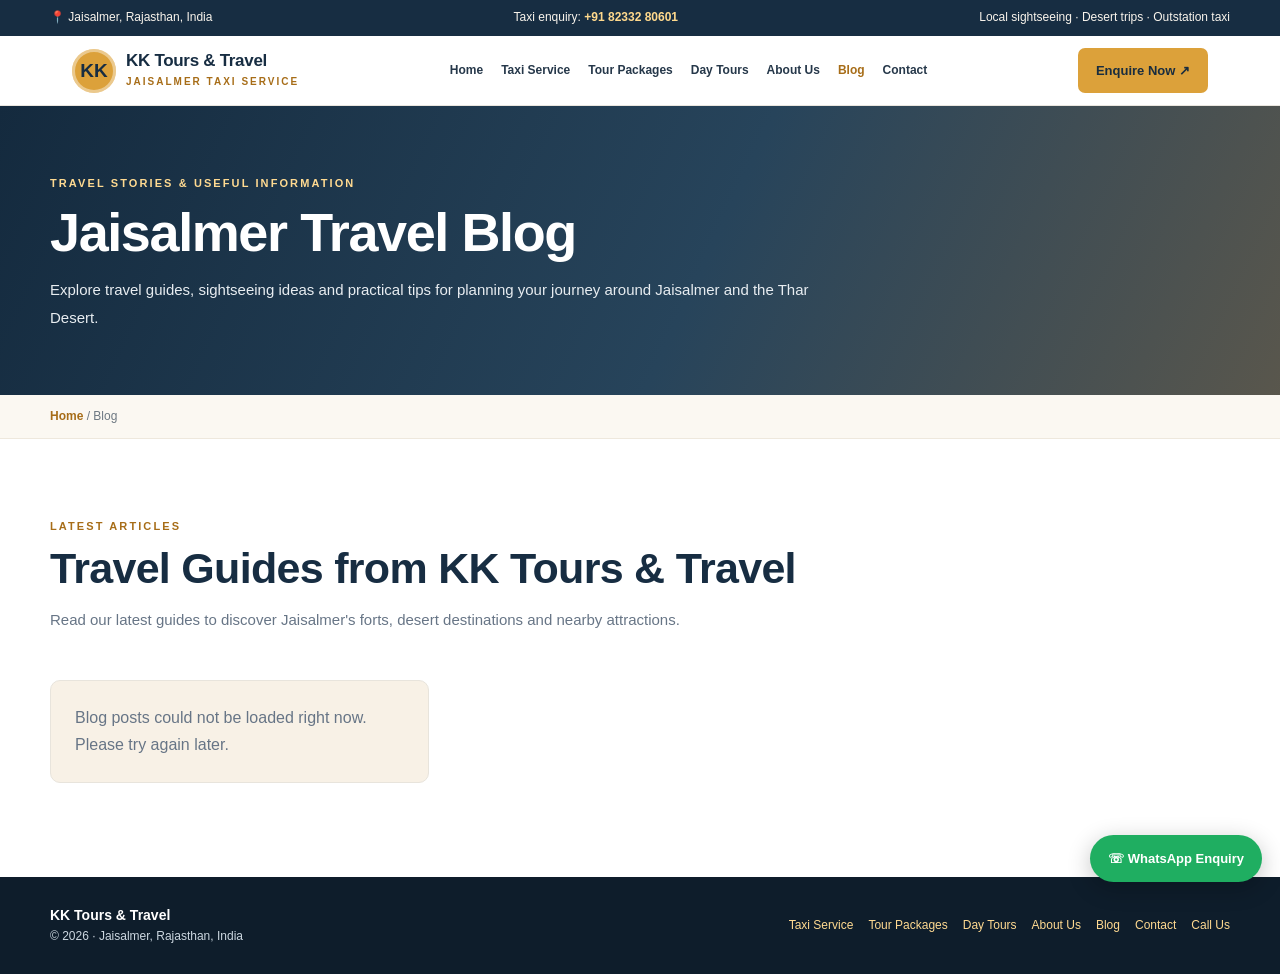
<file: blog/index.html>
<!DOCTYPE html>
<html lang="en-IN">
<head>
<meta charset="UTF-8"><meta name="viewport" content="width=device-width, initial-scale=1">
<title>Jaisalmer Travel Blog | KK Tours &amp; Travel</title>
<meta name="description" content="Travel guides and helpful tips for exploring Jaisalmer, Sam Sand Dunes, Tanot Mata Temple, Longewala and Rajasthan with KK Tours & Travel.">
<link rel="canonical" href="https://kktourstravel.in/blog/">
<link rel="stylesheet" href="../assets/site.css">
<style>
.blog-list{display:grid;grid-template-columns:repeat(3,minmax(0,1fr));gap:22px;margin-top:30px}.blog-card{overflow:hidden;border:1px solid var(--line);border-radius:11px;background:#fff;box-shadow:0 6px 22px rgba(23,45,66,.045)}.blog-card img{width:100%;height:215px;object-fit:cover;display:block;background:var(--sand)}.blog-card-body{padding:20px}.blog-card h2{font-size:21px;margin:8px 0}.blog-card p{font-size:13px;color:var(--muted);line-height:1.7}.blog-meta{font-size:11px;color:var(--gold-dark);font-weight:800}.empty-state{padding:24px;border:1px solid var(--line);border-radius:10px;background:var(--sand);color:var(--muted)}@media(max-width:800px){.blog-list{grid-template-columns:repeat(2,minmax(0,1fr))}}@media(max-width:540px){.blog-list{grid-template-columns:1fr}}
</style>
</head>
<body>
<div class="topbar"><div class="topbar-inner"><span>📍 Jaisalmer, Rajasthan, India</span><span>Taxi enquiry: <a href="tel:+918233280601">+91 82332 80601</a></span><span>Local sightseeing · Desert trips · Outstation taxi</span></div></div>
<header class="site-header"><div class="nav-wrap">
<a class="brand" href="../index.html" aria-label="KK Tours and Travel home"><span class="brand-mark">KK</span><span><span class="brand-name">KK Tours &amp; Travel</span><span class="brand-sub">JAISALMER TAXI SERVICE</span></span></a>
<button class="menu-toggle" type="button" id="menuToggle" aria-label="Open navigation menu" aria-expanded="false" aria-controls="mainNav">☰</button>
<nav class="main-nav" id="mainNav" aria-label="Main navigation"><a href="../index.html">Home</a><a href="../taxi-service.html">Taxi Service</a><a href="../tour-packages.html">Tour Packages</a><a href="../day-tours.html">Day Tours</a><a href="../about-us.html">About Us</a><a href="./" class="active-nav" aria-current="page">Blog</a><a href="../contact.html">Contact</a></nav>
<a class="btn btn-gold nav-cta" href="../contact.html">Enquire Now ↗</a>
</div></header>
<div class="page-banner"><div class="wrap"><div class="eyebrow">Travel stories & useful information</div><h1>Jaisalmer Travel Blog</h1><p>Explore travel guides, sightseeing ideas and practical tips for planning your journey around Jaisalmer and the Thar Desert.</p></div></div>
<div class="breadcrumb"><div class="wrap"><a href="../index.html">Home</a> / Blog</div></div>
<main><section><div class="wrap"><div class="eyebrow">Latest articles</div><h2>Travel Guides from KK Tours &amp; Travel</h2><p class="intro">Read our latest guides to discover Jaisalmer's forts, desert destinations and nearby attractions.</p><div id="blogList" class="blog-list"><p class="empty-state">Loading blog posts…</p></div></div></section></main>
<footer><div class="footer-inner"><div><span class="footer-brand">KK Tours &amp; Travel</span><br>© <span id="year"></span> · Jaisalmer, Rajasthan, India</div><div class="footer-links"><a href="../taxi-service.html">Taxi Service</a><a href="../tour-packages.html">Tour Packages</a><a href="../day-tours.html">Day Tours</a><a href="../about-us.html">About Us</a><a href="./">Blog</a><a href="../contact.html">Contact</a><a href="tel:+918233280601">Call Us</a></div></div></footer>
<a class="whatsapp-float" href="https://wa.me/918233280601?text=Hello%20KK%20Tours%20%26%20Travel%2C%20I%20would%20like%20to%20enquire%20about%20a%20taxi%20in%20Jaisalmer." target="_blank" rel="noopener noreferrer">☏ WhatsApp Enquiry</a>
<script src="../assets/site.js" defer></script>
<script>
document.getElementById('year').textContent=new Date().getFullYear();
const list=document.getElementById('blogList');
function parsePost(raw){const m=raw.match(/^---\s*([\s\S]*?)\s*---\s*([\s\S]*)$/);if(!m)return null;const fm=m[1];const get=k=>{const x=fm.match(new RegExp('^'+k+':\\\s*(.*)$','m'));return x?x[1].replace(/^["']|["']$/g,'').trim():''};return {title:get('title'),slug:get('slug'),date:get('date'),description:get('description'),image:get('image'),alt:get('image_alt'),draft:get('draft')==='true'};}
fetch('https://api.github.com/repos/gemar006/kk-tours-travel/contents/blog?ref=main').then(r=>{if(!r.ok)throw new Error('Could not load posts');return r.json()}).then(async files=>{const posts=await Promise.all(files.filter(f=>f.name.endsWith('.md')).map(async f=>{const r=await fetch(f.download_url);return {file:f.name,post:parsePost(await r.text())}}));const published=posts.filter(x=>x.post&&x.post.title&&!x.post.draft).sort((a,b)=>b.file.localeCompare(a.file));if(!published.length){list.innerHTML='<p class="empty-state">Our first travel guides are coming soon. Please check back shortly.</p>';return;}list.innerHTML=published.map(({file,post:p})=>'<article class="blog-card">'+(p.image?'<img src="'+p.image.replace(/&/g,'&amp;').replace(/"/g,'&quot;')+'" alt="'+(p.alt||p.title).replace(/"/g,'&quot;')+'" loading="lazy">':'')+'<div class="blog-card-body"><div class="blog-meta">'+(p.date||'Jaisalmer Travel')+'</div><h2><a href="post.html?post='+encodeURIComponent(file)+'">'+p.title.replace(/</g,'&lt;')+'</a></h2><p>'+p.description.replace(/</g,'&lt;')+'</p><a class="text-link" href="post.html?post='+encodeURIComponent(file)+'">Read More →</a></div></article>').join('');}).catch(()=>{list.innerHTML='<p class="empty-state">Blog posts could not be loaded right now. Please try again later.</p>';});
</script>
</body></html>
</file>
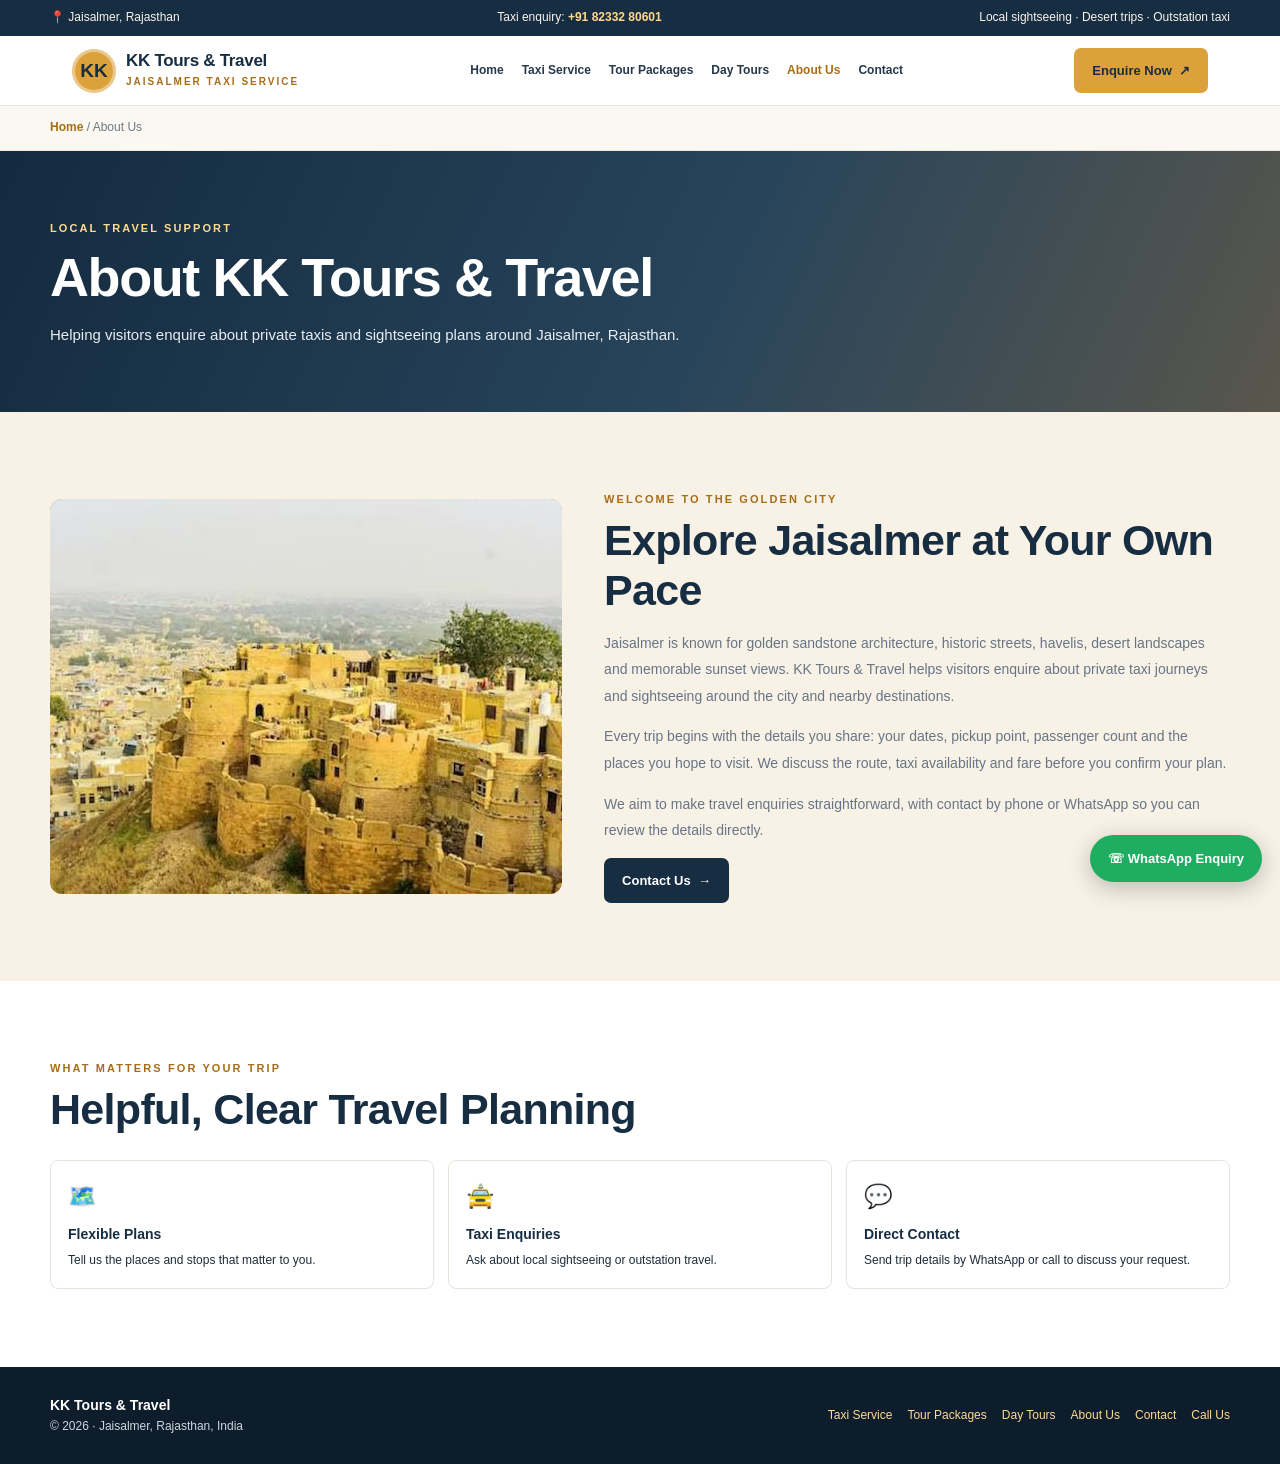
<file: about-us.html>
<!DOCTYPE html><html lang="en-IN"><head>
<meta charset="UTF-8"><meta name="viewport" content="width=device-width, initial-scale=1"><meta name="description" content="Learn about KK Tours &amp; Travel and enquire about private taxis and sightseeing trips around Jaisalmer, Rajasthan."><meta name="robots" content="index,follow,max-image-preview:large"><meta name="theme-color" content="#172d42"><title>About KK Tours &amp; Travel | Jaisalmer</title><link rel="canonical" href="https://kktourstravel.in/about-us.html"><meta property="og:type" content="website"><meta property="og:title" content="About KK Tours &amp; Travel | Jaisalmer"><meta property="og:description" content="Learn about KK Tours &amp; Travel and enquire about private taxis and sightseeing trips around Jaisalmer, Rajasthan."><meta property="og:url" content="https://kktourstravel.in/about-us.html"><meta property="og:image" content="https://kktourstravel.in/images/jaisalmer-fort.jpg"><meta name="twitter:card" content="summary_large_image"><link rel="stylesheet" href="assets/site.css">
<!-- Google Ads tag: existing ID retained --> <script async src="https://www.googletagmanager.com/gtag/js?id=AW-18532461887"></script><script>window.dataLayer=window.dataLayer||[];function gtag(){dataLayer.push(arguments);}gtag('js',new Date());gtag('config','AW-18532461887');</script>
</head><body><div class="topbar"><div class="topbar-inner"><span>📍 Jaisalmer, Rajasthan</span><span>Taxi enquiry: <a href="tel:+918233280601" onclick="return gtag_report_conversion('tel:+918233280601');">+91 82332 80601</a></span><span>Local sightseeing · Desert trips · Outstation taxi</span></div></div>
<header class="site-header"><div class="nav-wrap"><a class="brand" href="index.html" aria-label="KK Tours and Travel home"><span class="brand-mark" aria-hidden="true">KK</span><span><span class="brand-name">KK Tours &amp; Travel</span><span class="brand-sub">JAISALMER TAXI SERVICE</span></span></a><button class="menu-toggle" type="button" id="menuToggle" aria-label="Open navigation menu" aria-expanded="false" aria-controls="mainNav">☰</button><nav class="main-nav" id="mainNav" aria-label="Main navigation"><a href="index.html">Home</a><a href="taxi-service.html">Taxi Service</a><a href="tour-packages.html">Tour Packages</a><a href="day-tours.html">Day Tours</a><a href="about-us.html" class="active-nav" aria-current="page">About Us</a><a href="contact.html">Contact</a></nav><a class="btn btn-gold nav-cta" href="contact.html">Enquire Now&nbsp; ↗</a></div></header><main><div class="breadcrumb"><div class="wrap"><a href="index.html">Home</a> / About Us</div></div><section class="page-banner"><div class="wrap"><div class="eyebrow">Local travel support</div><h1>About KK Tours &amp; Travel</h1><p>Helping visitors enquire about private taxis and sightseeing plans around Jaisalmer, Rajasthan.</p></div></section><section class="sand-section"><div class="wrap"><div class="about-grid"><div><div class="image-frame about-frame"><img class="about-image" src="images/jaisalmer-fort-card.jpg" alt="Jaisalmer Fort in the Golden City" loading="lazy" onerror="this.style.display='none';this.parentElement.querySelector('.image-fallback').style.display='grid';"><div class="image-fallback"><div class="fallback-inner"><span class="fallback-icon" aria-hidden="true">🏰</span><strong>Jaisalmer Fort</strong><small>Jaisalmer · Rajasthan</small></div></div></div></div><div class="about-copy"><div class="eyebrow">Welcome to the Golden City</div><h2>Explore Jaisalmer at Your Own Pace</h2><p>Jaisalmer is known for golden sandstone architecture, historic streets, havelis, desert landscapes and memorable sunset views. KK Tours &amp; Travel helps visitors enquire about private taxi journeys and sightseeing around the city and nearby destinations.</p><p>Every trip begins with the details you share: your dates, pickup point, passenger count and the places you hope to visit. We discuss the route, taxi availability and fare before you confirm your plan.</p><p>We aim to make travel enquiries straightforward, with contact by phone or WhatsApp so you can review the details directly.</p><a class="btn btn-navy" href="contact.html">Contact Us&nbsp; →</a></div></div></div></section><section><div class="wrap"><div class="eyebrow">What matters for your trip</div><h2>Helpful, Clear Travel Planning</h2><div class="benefit-grid"><article class="benefit"><div class="symbol">🗺️</div><h3>Flexible Plans</h3><p>Tell us the places and stops that matter to you.</p></article><article class="benefit"><div class="symbol">🚖</div><h3>Taxi Enquiries</h3><p>Ask about local sightseeing or outstation travel.</p></article><article class="benefit"><div class="symbol">💬</div><h3>Direct Contact</h3><p>Send trip details by WhatsApp or call to discuss your request.</p></article></div></div></section></main><footer><div class="footer-inner"><div><span class="footer-brand">KK Tours &amp; Travel</span><br>© <span id="year"></span> · Jaisalmer, Rajasthan, India</div><div class="footer-links"><a href="taxi-service.html">Taxi Service</a><a href="tour-packages.html">Tour Packages</a><a href="day-tours.html">Day Tours</a><a href="about-us.html">About Us</a><a href="contact.html">Contact</a><a href="tel:+918233280601" onclick="return gtag_report_conversion('tel:+918233280601');">Call Us</a></div></div></footer><a class="whatsapp-float" href="https://wa.me/918233280601?text=Hello%20KK%20Tours%20%26%20Travel%2C%20I%20would%20like%20to%20enquire%20about%20a%20taxi%20in%20Jaisalmer." target="_blank" rel="noopener" aria-label="Enquire by WhatsApp">☏ WhatsApp Enquiry</a><script src="assets/site.js" defer></script></body></html>
</file>
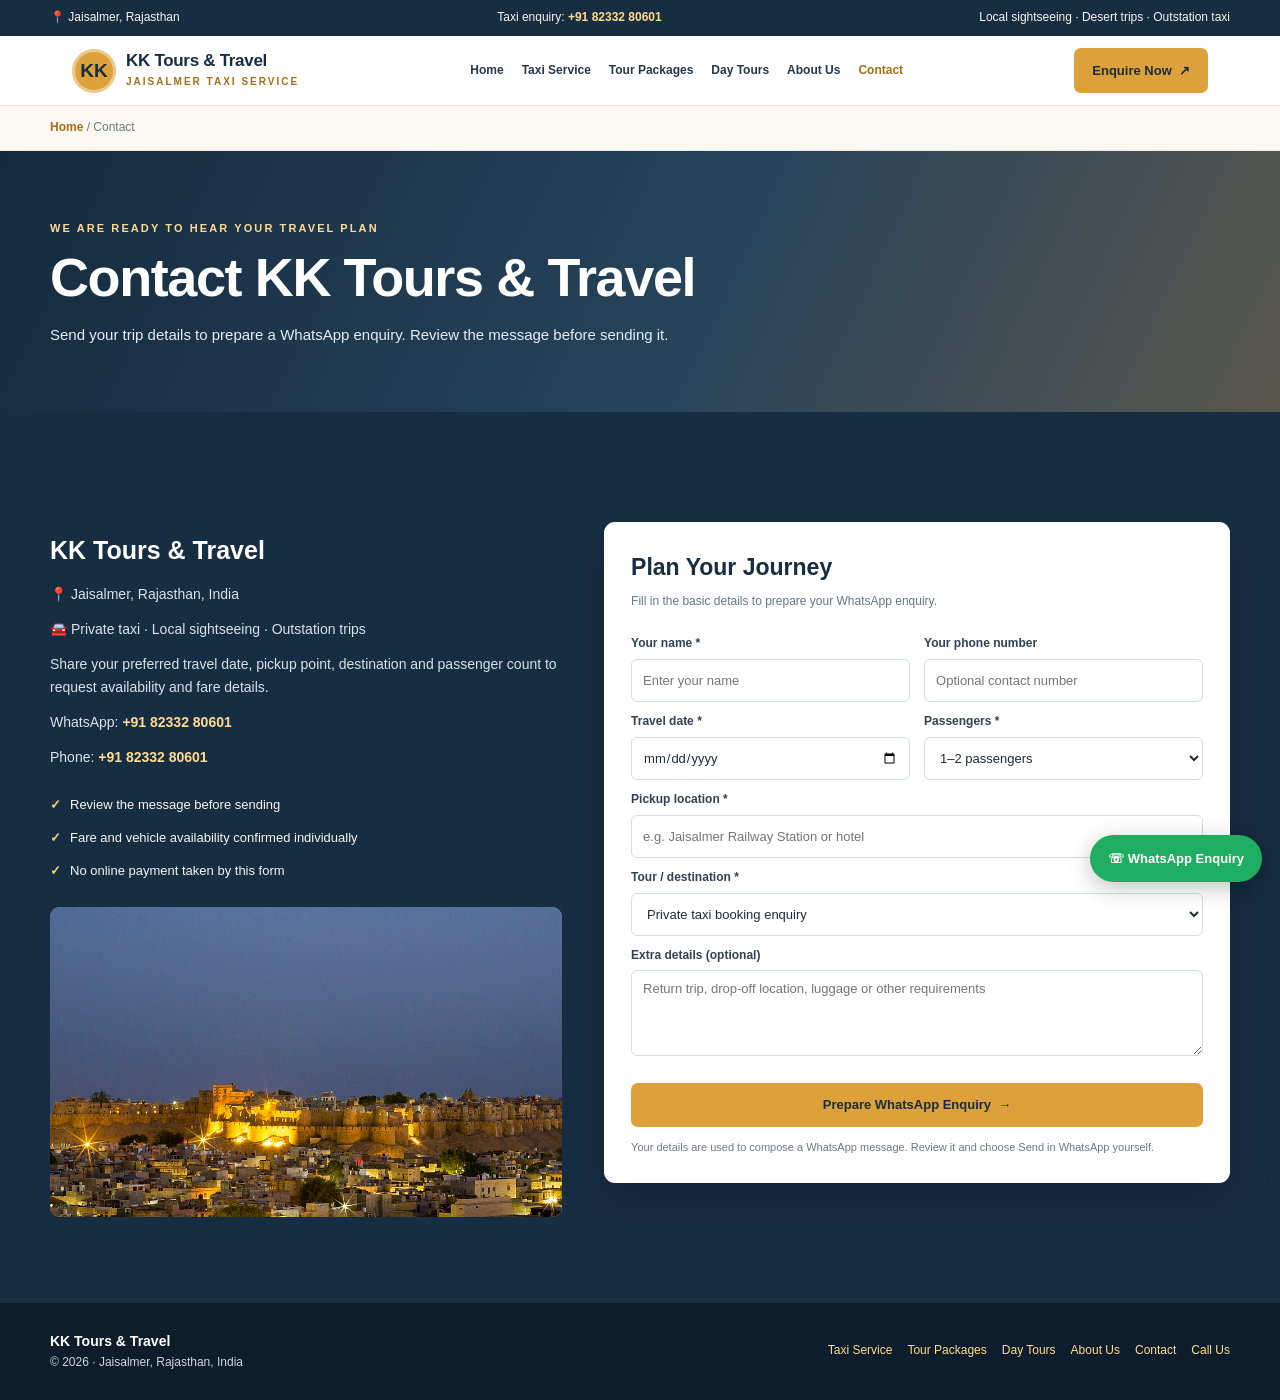
<file: contact.html>
<!DOCTYPE html><html lang="en-IN"><head>
<meta charset="UTF-8"><meta name="viewport" content="width=device-width, initial-scale=1"><meta name="description" content="Contact KK Tours &amp; Travel in Jaisalmer to enquire about private taxi availability, sightseeing routes and fares via phone or WhatsApp."><meta name="robots" content="index,follow,max-image-preview:large"><meta name="theme-color" content="#172d42"><title>Contact &amp; WhatsApp Booking | KK Tours &amp; Travel</title><link rel="canonical" href="https://kktourstravel.in/contact.html"><meta property="og:type" content="website"><meta property="og:title" content="Contact &amp; WhatsApp Booking | KK Tours &amp; Travel"><meta property="og:description" content="Contact KK Tours &amp; Travel in Jaisalmer to enquire about private taxi availability, sightseeing routes and fares via phone or WhatsApp."><meta property="og:url" content="https://kktourstravel.in/contact.html"><meta property="og:image" content="https://kktourstravel.in/images/jaisalmer-fort.jpg"><meta name="twitter:card" content="summary_large_image"><link rel="stylesheet" href="assets/site.css">
<!-- Google Ads tag: existing ID retained --> <script async src="https://www.googletagmanager.com/gtag/js?id=AW-18532461887"></script><script>window.dataLayer=window.dataLayer||[];function gtag(){dataLayer.push(arguments);}gtag('js',new Date());gtag('config','AW-18532461887');</script>
</head><body><div class="topbar"><div class="topbar-inner"><span>📍 Jaisalmer, Rajasthan</span><span>Taxi enquiry: <a href="tel:+918233280601" onclick="return gtag_report_conversion('tel:+918233280601');">+91 82332 80601</a></span><span>Local sightseeing · Desert trips · Outstation taxi</span></div></div>
<header class="site-header"><div class="nav-wrap"><a class="brand" href="index.html" aria-label="KK Tours and Travel home"><span class="brand-mark" aria-hidden="true">KK</span><span><span class="brand-name">KK Tours &amp; Travel</span><span class="brand-sub">JAISALMER TAXI SERVICE</span></span></a><button class="menu-toggle" type="button" id="menuToggle" aria-label="Open navigation menu" aria-expanded="false" aria-controls="mainNav">☰</button><nav class="main-nav" id="mainNav" aria-label="Main navigation"><a href="index.html">Home</a><a href="taxi-service.html">Taxi Service</a><a href="tour-packages.html">Tour Packages</a><a href="day-tours.html">Day Tours</a><a href="about-us.html">About Us</a><a href="contact.html" class="active-nav" aria-current="page">Contact</a></nav><a class="btn btn-gold nav-cta" href="contact.html">Enquire Now&nbsp; ↗</a></div></header><main><div class="breadcrumb"><div class="wrap"><a href="index.html">Home</a> / Contact</div></div><section class="page-banner"><div class="wrap"><div class="eyebrow">We are ready to hear your travel plan</div><h1>Contact KK Tours &amp; Travel</h1><p>Send your trip details to prepare a WhatsApp enquiry. Review the message before sending it.</p></div></section><section class="contact-section"><div class="wrap"><div class="contact-grid"><div class="contact-info"><h3>KK Tours &amp; Travel</h3><p>📍 Jaisalmer, Rajasthan, India</p><p>🚘 Private taxi · Local sightseeing · Outstation trips</p><p>Share your preferred travel date, pickup point, destination and passenger count to request availability and fare details.</p><p>WhatsApp: <a href="https://wa.me/918233280601" target="_blank" rel="noopener">+91 82332 80601</a></p><p>Phone: <a href="tel:+918233280601" onclick="return gtag_report_conversion('tel:+918233280601');">+91 82332 80601</a></p><div class="contact-benefits"><span>Review the message before sending</span><span>Fare and vehicle availability confirmed individually</span><span>No online payment taken by this form</span></div><div class="contact-photo" style="margin-top:25px"><div class="image-frame"><img class="tour-image" src="images/jaisalmer-fort.jpg" alt="Jaisalmer Fort landmark" loading="lazy" onerror="this.style.display='none';this.parentElement.querySelector('.image-fallback').style.display='grid';"><div class="image-fallback"><div class="fallback-inner"><span class="fallback-icon" aria-hidden="true">🏰</span><strong>Jaisalmer Fort</strong><small>Jaisalmer · Rajasthan</small></div></div></div></div></div><div class="contact-box"><h3>Plan Your Journey</h3><p>Fill in the basic details to prepare your WhatsApp enquiry.</p><form id="bookingForm"><div class="form-grid"><div><label for="name">Your name *</label><input id="name" name="name" autocomplete="name" placeholder="Enter your name" required></div><div><label for="phone">Your phone number</label><input id="phone" name="phone" type="tel" autocomplete="tel" placeholder="Optional contact number"></div><div><label for="date">Travel date *</label><input id="date" name="date" type="date" required></div><div><label for="people">Passengers *</label><select id="people" name="people" required><option value="1–2">1–2 passengers</option><option value="3–4">3–4 passengers</option><option value="5–6">5–6 passengers</option><option value="7 or more">7 or more (confirm vehicle)</option></select></div><div class="field-full"><label for="pickup">Pickup location *</label><input id="pickup" name="pickup" placeholder="e.g. Jaisalmer Railway Station or hotel" required></div><div class="field-full"><label for="tour">Tour / destination *</label><select id="tour" name="tour" required><option value="Private taxi booking enquiry">Private taxi booking enquiry</option><option value="Jaisalmer Local Tour">Jaisalmer Local Tour</option><option value="Tanot Mata and Longewala day tour">Tanot Mata &amp; Longewala</option><option value="Sam Sand Dunes taxi trip">Sam Sand Dunes</option><option value="Kuldhara Village visit">Kuldhara Village</option><option value="Jaisalmer Fort sightseeing">Jaisalmer Fort</option><option value="Ranau Desert visit">Ranau Desert Visit</option><option value="Jaisalmer to Jodhpur taxi">Jaisalmer to Jodhpur</option><option value="Jaisalmer to Jaipur taxi">Jaisalmer to Jaipur</option><option value="Jaisalmer to Udaipur taxi">Jaisalmer to Udaipur</option><option value="Custom outstation taxi trip">Other / customised trip</option></select></div><div class="field-full"><label for="details">Extra details (optional)</label><textarea id="details" name="details" rows="3" placeholder="Return trip, drop-off location, luggage or other requirements"></textarea></div></div><button class="btn btn-gold" type="submit">Prepare WhatsApp Enquiry&nbsp; →</button><p class="form-note">Your details are used to compose a WhatsApp message. Review it and choose Send in WhatsApp yourself.</p></form></div></div></div></section></main><footer><div class="footer-inner"><div><span class="footer-brand">KK Tours &amp; Travel</span><br>© <span id="year"></span> · Jaisalmer, Rajasthan, India</div><div class="footer-links"><a href="taxi-service.html">Taxi Service</a><a href="tour-packages.html">Tour Packages</a><a href="day-tours.html">Day Tours</a><a href="about-us.html">About Us</a><a href="contact.html">Contact</a><a href="tel:+918233280601" onclick="return gtag_report_conversion('tel:+918233280601');">Call Us</a></div></div></footer><a class="whatsapp-float" href="https://wa.me/918233280601?text=Hello%20KK%20Tours%20%26%20Travel%2C%20I%20would%20like%20to%20enquire%20about%20a%20taxi%20in%20Jaisalmer." target="_blank" rel="noopener" aria-label="Enquire by WhatsApp">☏ WhatsApp Enquiry</a><script src="assets/site.js" defer></script></body></html>
</file>
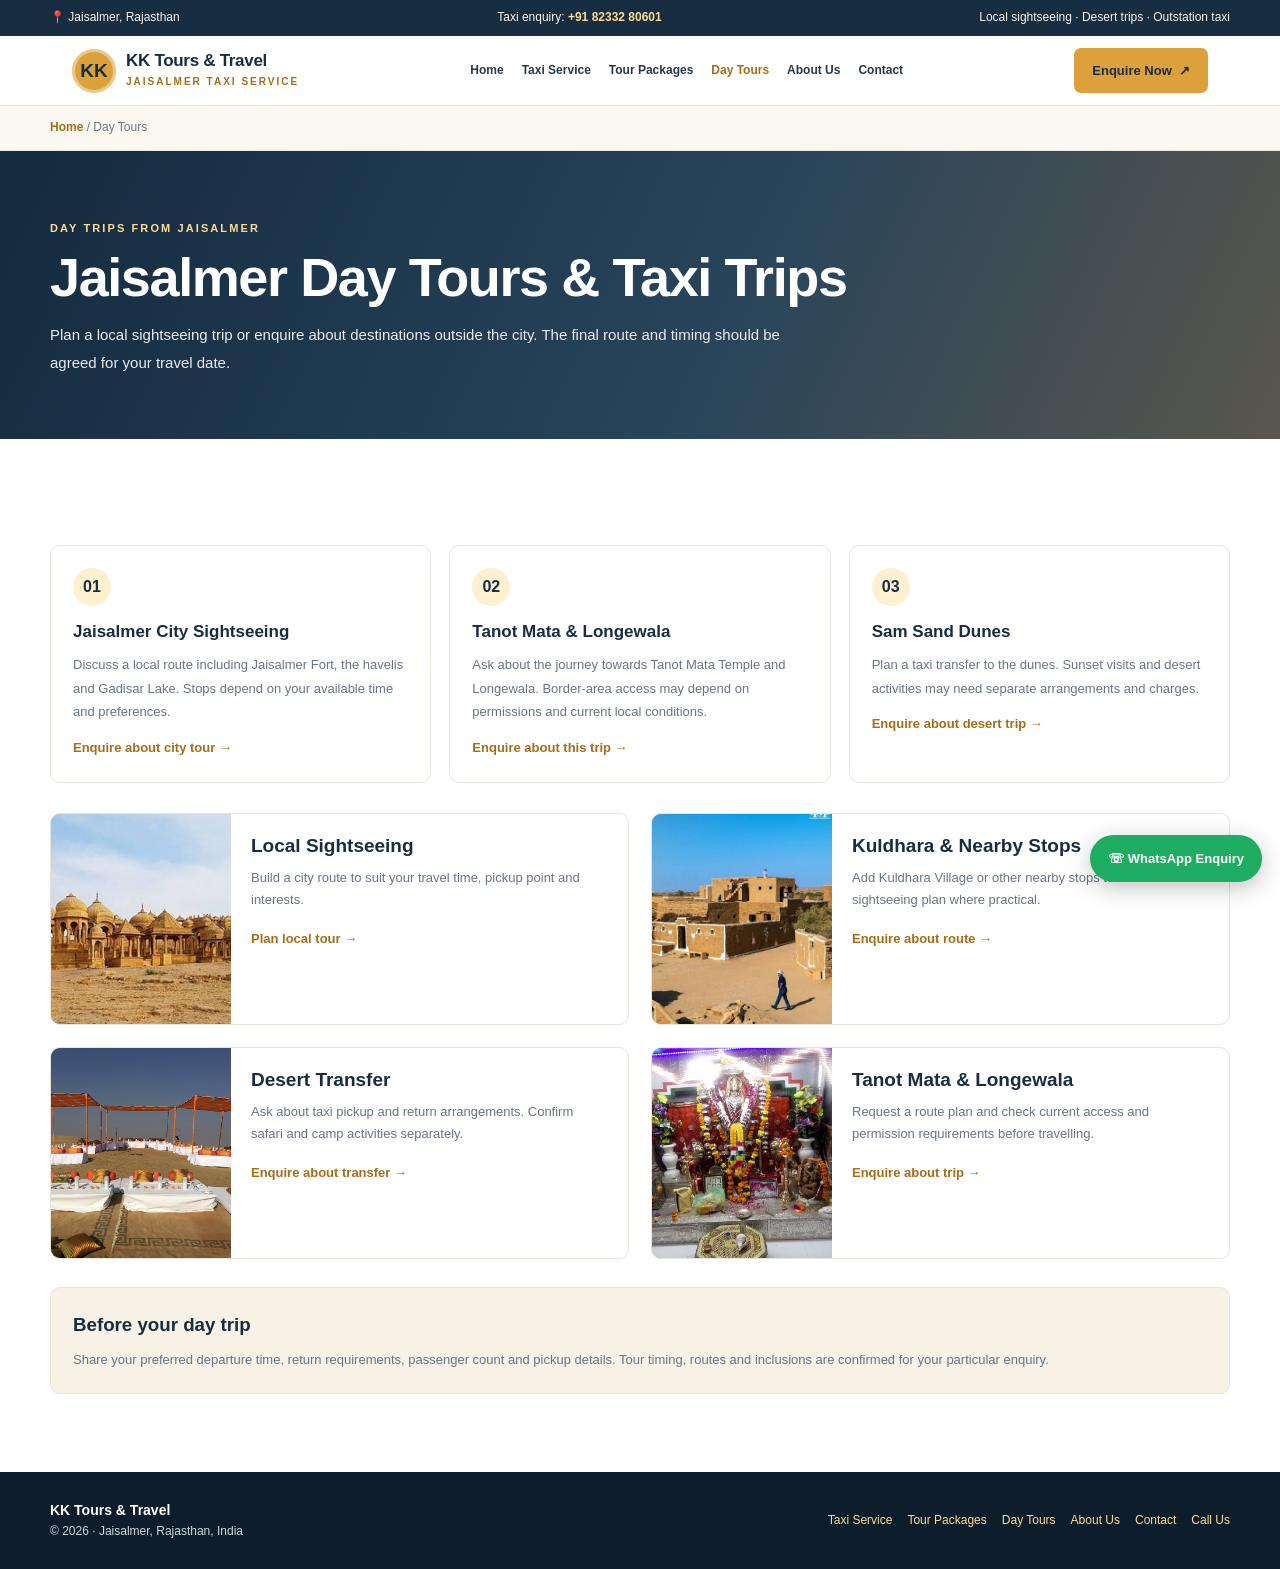
<file: day-tours.html>
<!DOCTYPE html><html lang="en-IN"><head>
<meta charset="UTF-8"><meta name="viewport" content="width=device-width, initial-scale=1"><meta name="description" content="Enquire about Jaisalmer city sightseeing, Tanot Mata and Longewala trips, Kuldhara Village and Sam Sand Dunes taxi transfers."><meta name="robots" content="index,follow,max-image-preview:large"><meta name="theme-color" content="#172d42"><title>Jaisalmer Day Tours | KK Tours &amp; Travel</title><link rel="canonical" href="https://kktourstravel.in/day-tours.html"><meta property="og:type" content="website"><meta property="og:title" content="Jaisalmer Day Tours | KK Tours &amp; Travel"><meta property="og:description" content="Enquire about Jaisalmer city sightseeing, Tanot Mata and Longewala trips, Kuldhara Village and Sam Sand Dunes taxi transfers."><meta property="og:url" content="https://kktourstravel.in
                                                                                                                                                                                                                                                                                                                                                                                                                                                                                                                                                                                                                                                                                                                                                                                                             /day-tours.html"><meta property="og:image" content="https://kktourstravel.in/images/jaisalmer-fort.jpg"><meta name="twitter:card" content="summary_large_image"><link rel="stylesheet" href="assets/site.css">
<!-- Google Ads tag: existing ID retained --> <script async src="https://www.googletagmanager.com/gtag/js?id=AW-18532461887"></script><script>window.dataLayer=window.dataLayer||[];function gtag(){dataLayer.push(arguments);}gtag('js',new Date());gtag('config','AW-18532461887');</script>
</head><body><div class="topbar"><div class="topbar-inner"><span>📍 Jaisalmer, Rajasthan</span><span>Taxi enquiry: <a href="tel:+918233280601" onclick="return gtag_report_conversion('tel:+918233280601');">+91 82332 80601</a></span><span>Local sightseeing · Desert trips · Outstation taxi</span></div></div>
<header class="site-header"><div class="nav-wrap"><a class="brand" href="index.html" aria-label="KK Tours and Travel home"><span class="brand-mark" aria-hidden="true">KK</span><span><span class="brand-name">KK Tours &amp; Travel</span><span class="brand-sub">JAISALMER TAXI SERVICE</span></span></a><button class="menu-toggle" type="button" id="menuToggle" aria-label="Open navigation menu" aria-expanded="false" aria-controls="mainNav">☰</button><nav class="main-nav" id="mainNav" aria-label="Main navigation"><a href="index.html">Home</a><a href="taxi-service.html">Taxi Service</a><a href="tour-packages.html">Tour Packages</a><a href="day-tours.html" class="active-nav" aria-current="page">Day Tours</a><a href="about-us.html">About Us</a><a href="contact.html">Contact</a></nav><a class="btn btn-gold nav-cta" href="contact.html">Enquire Now&nbsp; ↗</a></div></header><main><div class="breadcrumb"><div class="wrap"><a href="index.html">Home</a> / Day Tours</div></div><section class="page-banner"><div class="wrap"><div class="eyebrow">Day trips from Jaisalmer</div><h1>Jaisalmer Day Tours &amp; Taxi Trips</h1><p>Plan a local sightseeing trip or enquire about destinations outside the city. The final route and timing should be agreed for your travel date.</p></div></section><section><div class="wrap"><div class="steps-grid"><article class="step-card"><div class="step-number">01</div><h3>Jaisalmer City Sightseeing</h3><p>Discuss a local route including Jaisalmer Fort, the havelis and Gadisar Lake. Stops depend on your available time and preferences.</p><a class="text-link" href="contact.html?tour=Jaisalmer%20Local%20Tour">Enquire about city tour →</a></article><article class="step-card"><div class="step-number">02</div><h3>Tanot Mata &amp; Longewala</h3><p>Ask about the journey towards Tanot Mata Temple and Longewala. Border-area access may depend on permissions and current local conditions.</p><a class="text-link" href="contact.html?tour=Tanot%20Mata%20and%20Longewala%20day%20tour">Enquire about this trip →</a></article><article class="step-card"><div class="step-number">03</div><h3>Sam Sand Dunes</h3><p>Plan a taxi transfer to the dunes. Sunset visits and desert activities may need separate arrangements and charges.</p><a class="text-link" href="contact.html?tour=Sam%20Sand%20Dunes%20taxi%20trip">Enquire about desert trip →</a></article></div><div class="detail-grid"><article class="detail-card"><div class="image-frame"><img class="tour-image" src="images/jaisalmer-local-tour.jpg" alt="Jaisalmer local sightseeing" loading="lazy" onerror="this.style.display='none';this.parentElement.querySelector('.image-fallback').style.display='grid';"><div class="image-fallback"><div class="fallback-inner"><span class="fallback-icon" aria-hidden="true">🏰</span><strong>Jaisalmer sightseeing</strong><small>Jaisalmer · Rajasthan</small></div></div></div><div class="detail-body"><h3>Local Sightseeing</h3><p>Build a city route to suit your travel time, pickup point and interests.</p><a class="text-link" href="contact.html?tour=Jaisalmer%20Local%20Tour">Plan local tour →</a></div></article><article class="detail-card"><div class="image-frame"><img class="tour-image" src="images/kuldhara-village.jpg" alt="Kuldhara village heritage tour" loading="lazy" onerror="this.style.display='none';this.parentElement.querySelector('.image-fallback').style.display='grid';"><div class="image-fallback"><div class="fallback-inner"><span class="fallback-icon" aria-hidden="true">🏚️</span><strong>Kuldhara Village</strong><small>Jaisalmer · Rajasthan</small></div></div></div><div class="detail-body"><h3>Kuldhara &amp; Nearby Stops</h3><p>Add Kuldhara Village or other nearby stops to a customised sightseeing plan where practical.</p><a class="text-link" href="contact.html?tour=Kuldhara%20Village%20visit">Enquire about route →</a></div></article><article class="detail-card"><div class="image-frame"><img class="tour-image" src="images/sam-dunes.jpg" alt="Sam Sand Dunes desert trip" loading="lazy" onerror="this.style.display='none';this.parentElement.querySelector('.image-fallback').style.display='grid';"><div class="image-fallback"><div class="fallback-inner"><span class="fallback-icon" aria-hidden="true">🐪</span><strong>Sam Sand Dunes</strong><small>Jaisalmer · Rajasthan</small></div></div></div><div class="detail-body"><h3>Desert Transfer</h3><p>Ask about taxi pickup and return arrangements. Confirm safari and camp activities separately.</p><a class="text-link" href="contact.html?tour=Sam%20Sand%20Dunes%20taxi%20trip">Enquire about transfer →</a></div></article><article class="detail-card"><div class="image-frame"><img class="tour-image" src="images/tanot-mata.jpg" alt="Tanot Mata Temple trip" loading="lazy" onerror="this.style.display='none';this.parentElement.querySelector('.image-fallback').style.display='grid';"><div class="image-fallback"><div class="fallback-inner"><span class="fallback-icon" aria-hidden="true">🛕</span><strong>Tanot Mata &amp; Longewala</strong><small>Jaisalmer · Rajasthan</small></div></div></div><div class="detail-body"><h3>Tanot Mata &amp; Longewala</h3><p>Request a route plan and check current access and permission requirements before travelling.</p><a class="text-link" href="contact.html?tour=Tanot%20Mata%20and%20Longewala%20day%20tour">Enquire about trip →</a></div></article></div><div class="info-band"><h3>Before your day trip</h3><p>Share your preferred departure time, return requirements, passenger count and pickup details. Tour timing, routes and inclusions are confirmed for your particular enquiry.</p></div></div></section></main><footer><div class="footer-inner"><div><span class="footer-brand">KK Tours &amp; Travel</span><br>© <span id="year"></span> · Jaisalmer, Rajasthan, India</div><div class="footer-links"><a href="taxi-service.html">Taxi Service</a><a href="tour-packages.html">Tour Packages</a><a href="day-tours.html">Day Tours</a><a href="about-us.html">About Us</a><a href="contact.html">Contact</a><a href="tel:+918233280601" onclick="return gtag_report_conversion('tel:+918233280601');">Call Us</a></div></div></footer><a class="whatsapp-float" href="https://wa.me/918233280601?text=Hello%20KK%20Tours%20%26%20Travel%2C%20I%20would%20like%20to%20enquire%20about%20a%20taxi%20in%20Jaisalmer." target="_blank" rel="noopener" aria-label="Enquire by WhatsApp">☏ WhatsApp Enquiry</a><script src="assets/site.js" defer></script></body></html>
</file>
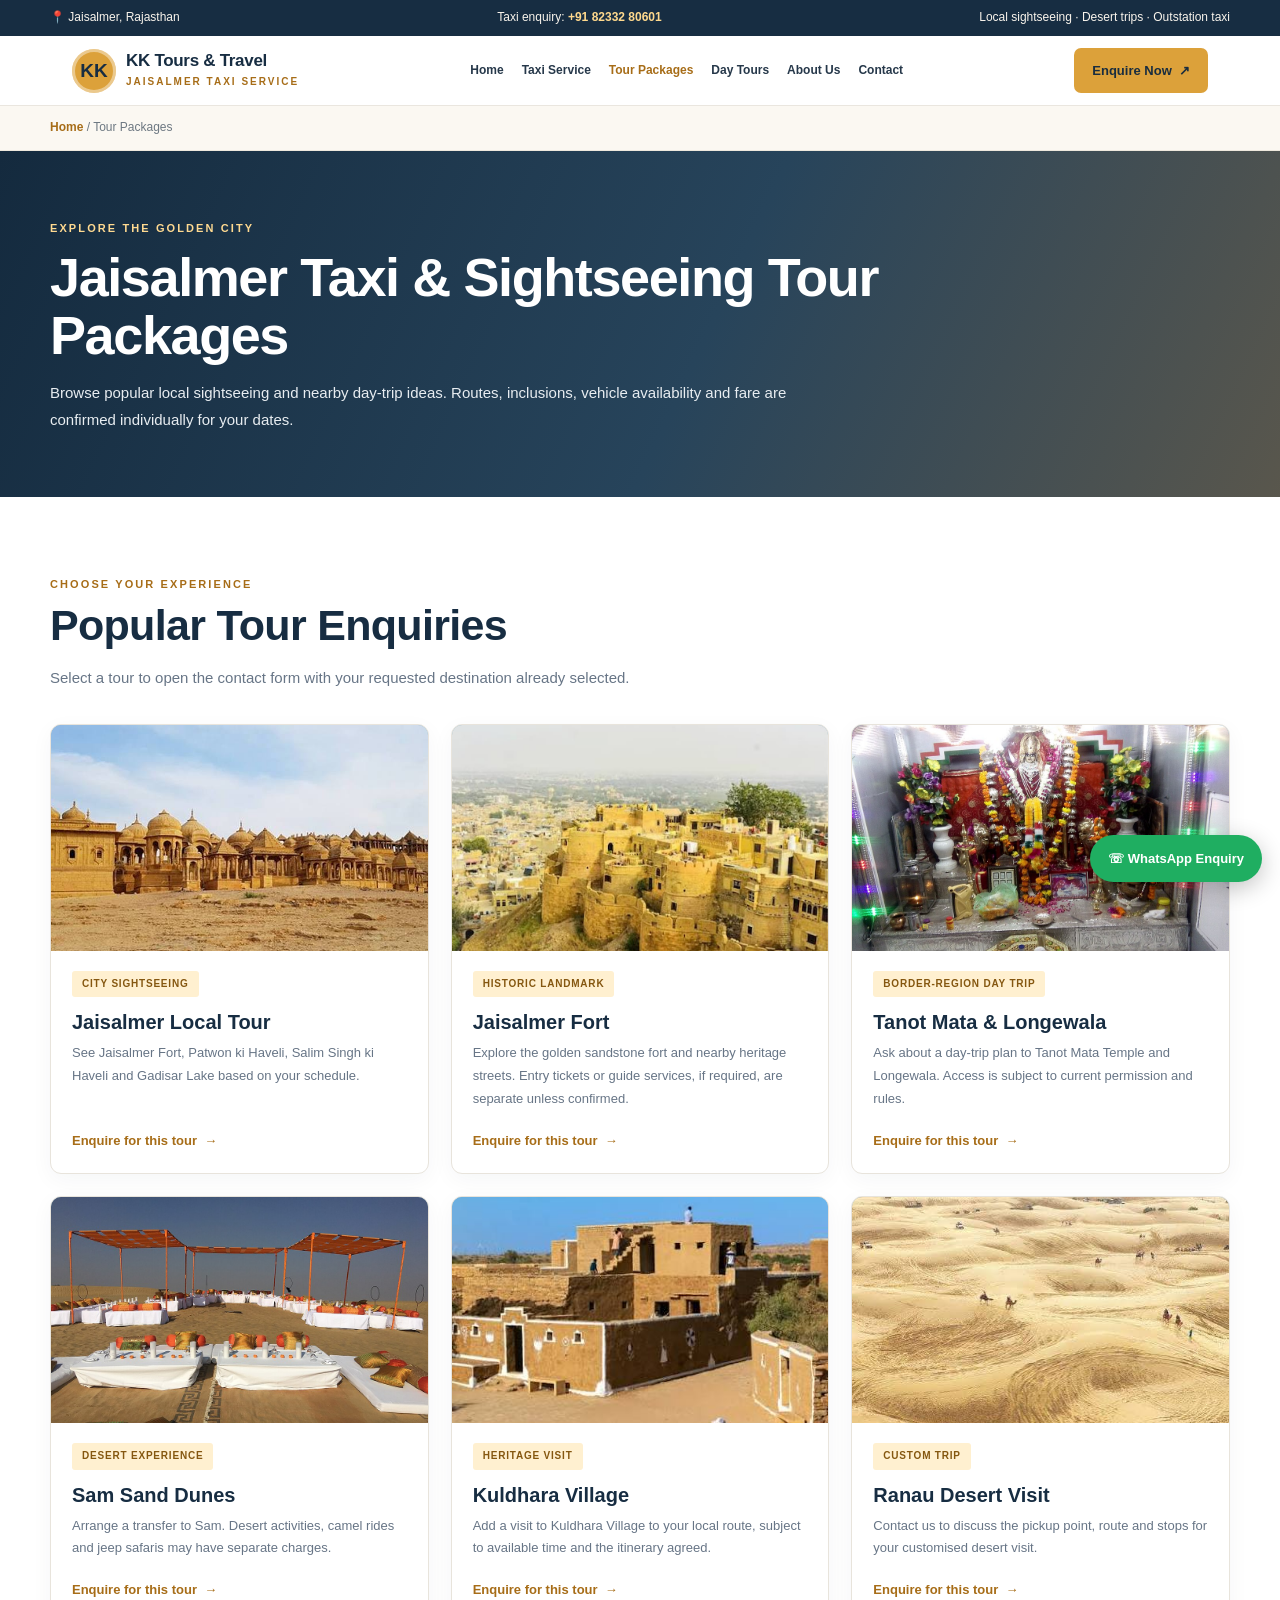
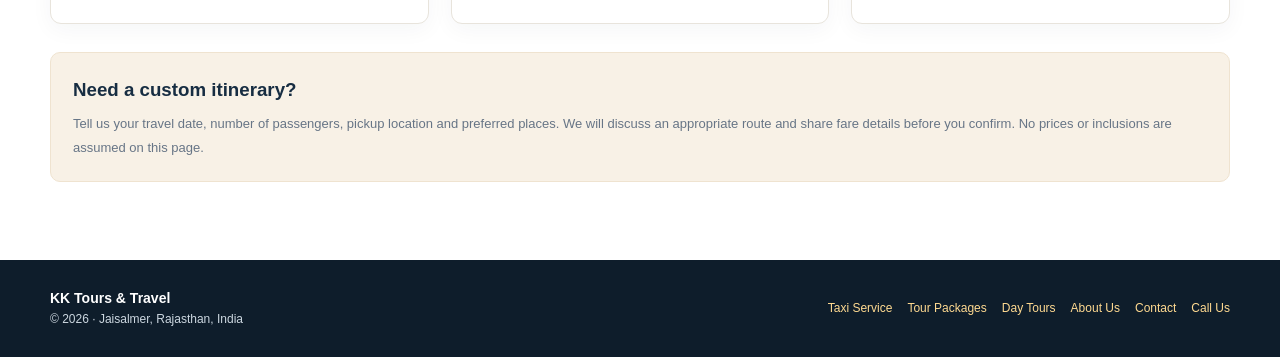
<file: tour-packages.html>
<!DOCTYPE html><html lang="en-IN"><head>
<meta charset="UTF-8"><meta name="viewport" content="width=device-width, initial-scale=1"><meta name="description" content="Explore Jaisalmer local sightseeing, Tanot Mata, Longewala, Sam Sand Dunes and Kuldhara tour enquiries with KK Tours &amp; Travel."><meta name="robots" content="index,follow,max-image-preview:large"><meta name="theme-color" content="#172d42"><title>Jaisalmer Tour Packages &amp; Sightseeing Taxi | KK Tours &amp; Travel</title><link rel="canonical" href="https://kktourstravel.in/tour-packages.html"><meta property="og:type" content="website"><meta property="og:title" content="Jaisalmer Tour Packages &amp; Sightseeing Taxi | KK Tours &amp; Travel"><meta property="og:description" content="Explore Jaisalmer local sightseeing, Tanot Mata, Longewala, Sam Sand Dunes and Kuldhara tour enquiries with KK Tours &amp; Travel."><meta property="og:url" content="https://kktourstravel.in/tour-packages.html"><meta property="og:image" content="https://kktourstravel.in/images/jaisalmer-fort.jpg"><meta name="twitter:card" content="summary_large_image"><link rel="stylesheet" href="assets/site.css">
<!-- Google Ads tag: existing ID retained --> <script async src="https://www.googletagmanager.com/gtag/js?id=AW-18532461887"></script><script>window.dataLayer=window.dataLayer||[];function gtag(){dataLayer.push(arguments);}gtag('js',new Date());gtag('config','AW-18532461887');</script>
</head><body><div class="topbar"><div class="topbar-inner"><span>📍 Jaisalmer, Rajasthan</span><span>Taxi enquiry: <a href="tel:+918233280601" onclick="return gtag_report_conversion('tel:+918233280601');">+91 82332 80601</a></span><span>Local sightseeing · Desert trips · Outstation taxi</span></div></div>
<header class="site-header"><div class="nav-wrap"><a class="brand" href="index.html" aria-label="KK Tours and Travel home"><span class="brand-mark" aria-hidden="true">KK</span><span><span class="brand-name">KK Tours &amp; Travel</span><span class="brand-sub">JAISALMER TAXI SERVICE</span></span></a><button class="menu-toggle" type="button" id="menuToggle" aria-label="Open navigation menu" aria-expanded="false" aria-controls="mainNav">☰</button><nav class="main-nav" id="mainNav" aria-label="Main navigation"><a href="index.html">Home</a><a href="taxi-service.html">Taxi Service</a><a href="tour-packages.html" class="active-nav" aria-current="page">Tour Packages</a><a href="day-tours.html">Day Tours</a><a href="about-us.html">About Us</a><a href="contact.html">Contact</a></nav><a class="btn btn-gold nav-cta" href="contact.html">Enquire Now&nbsp; ↗</a></div></header><main><div class="breadcrumb"><div class="wrap"><a href="index.html">Home</a> / Tour Packages</div></div><section class="page-banner"><div class="wrap"><div class="eyebrow">Explore the Golden City</div><h1>Jaisalmer Taxi &amp; Sightseeing Tour Packages</h1><p>Browse popular local sightseeing and nearby day-trip ideas. Routes, inclusions, vehicle availability and fare are confirmed individually for your dates.</p></div></section><section><div class="wrap"><div class="section-head"><div><div class="eyebrow">Choose your experience</div><h2>Popular Tour Enquiries</h2><p class="intro">Select a tour to open the contact form with your requested destination already selected.</p></div></div><div class="tour-grid"><article class="tour-card"><div class="image-frame"><img class="tour-image" src="images/jaisalmer-local-tour.jpg" alt="Jaisalmer Local Tour" loading="lazy" onerror="this.style.display='none';this.parentElement.querySelector('.image-fallback').style.display='grid';"><div class="image-fallback"><div class="fallback-inner"><span class="fallback-icon" aria-hidden="true">🏰</span><strong>Jaisalmer Local Tour</strong><small>Jaisalmer · Rajasthan</small></div></div></div><div class="tour-card-body"><span class="tag">City sightseeing</span><h3>Jaisalmer Local Tour</h3><p>See Jaisalmer Fort, Patwon ki Haveli, Salim Singh ki Haveli and Gadisar Lake based on your schedule.</p><a class="text-link card-link" href="contact.html?tour=Jaisalmer Local Tour">Enquire for this tour&nbsp; →</a></div></article><article class="tour-card"><div class="image-frame"><img class="tour-image" src="images/jaisalmer-fort-card.jpg" alt="Jaisalmer Fort" loading="lazy" onerror="this.style.display='none';this.parentElement.querySelector('.image-fallback').style.display='grid';"><div class="image-fallback"><div class="fallback-inner"><span class="fallback-icon" aria-hidden="true">🏰</span><strong>Jaisalmer Fort</strong><small>Jaisalmer · Rajasthan</small></div></div></div><div class="tour-card-body"><span class="tag">Historic landmark</span><h3>Jaisalmer Fort</h3><p>Explore the golden sandstone fort and nearby heritage streets. Entry tickets or guide services, if required, are separate unless confirmed.</p><a class="text-link card-link" href="contact.html?tour=Jaisalmer Fort sightseeing">Enquire for this tour&nbsp; →</a></div></article><article class="tour-card"><div class="image-frame"><img class="tour-image" src="images/tanot-mata.jpg" alt="Tanot Mata &amp; Longewala" loading="lazy" onerror="this.style.display='none';this.parentElement.querySelector('.image-fallback').style.display='grid';"><div class="image-fallback"><div class="fallback-inner"><span class="fallback-icon" aria-hidden="true">🛕</span><strong>Tanot Mata &amp; Longewala</strong><small>Jaisalmer · Rajasthan</small></div></div></div><div class="tour-card-body"><span class="tag">Border-region day trip</span><h3>Tanot Mata &amp; Longewala</h3><p>Ask about a day-trip plan to Tanot Mata Temple and Longewala. Access is subject to current permission and rules.</p><a class="text-link card-link" href="contact.html?tour=Tanot Mata and Longewala day tour">Enquire for this tour&nbsp; →</a></div></article><article class="tour-card"><div class="image-frame"><img class="tour-image" src="images/sam-dunes.jpg" alt="Sam Sand Dunes" loading="lazy" onerror="this.style.display='none';this.parentElement.querySelector('.image-fallback').style.display='grid';"><div class="image-fallback"><div class="fallback-inner"><span class="fallback-icon" aria-hidden="true">🐪</span><strong>Sam Sand Dunes</strong><small>Jaisalmer · Rajasthan</small></div></div></div><div class="tour-card-body"><span class="tag">Desert experience</span><h3>Sam Sand Dunes</h3><p>Arrange a transfer to Sam. Desert activities, camel rides and jeep safaris may have separate charges.</p><a class="text-link card-link" href="contact.html?tour=Sam Sand Dunes taxi trip">Enquire for this tour&nbsp; →</a></div></article><article class="tour-card"><div class="image-frame"><img class="tour-image" src="images/kuldhara-village.jpg" alt="Kuldhara Village" loading="lazy" onerror="this.style.display='none';this.parentElement.querySelector('.image-fallback').style.display='grid';"><div class="image-fallback"><div class="fallback-inner"><span class="fallback-icon" aria-hidden="true">🏚️</span><strong>Kuldhara Village</strong><small>Jaisalmer · Rajasthan</small></div></div></div><div class="tour-card-body"><span class="tag">Heritage visit</span><h3>Kuldhara Village</h3><p>Add a visit to Kuldhara Village to your local route, subject to available time and the itinerary agreed.</p><a class="text-link card-link" href="contact.html?tour=Kuldhara Village visit">Enquire for this tour&nbsp; →</a></div></article><article class="tour-card"><div class="image-frame"><img class="tour-image" src="images/ranau-desert.jpg" alt="Ranau Desert Visit" loading="lazy" onerror="this.style.display='none';this.parentElement.querySelector('.image-fallback').style.display='grid';"><div class="image-fallback"><div class="fallback-inner"><span class="fallback-icon" aria-hidden="true">🏜️</span><strong>Ranau Desert Visit</strong><small>Jaisalmer · Rajasthan</small></div></div></div><div class="tour-card-body"><span class="tag">Custom trip</span><h3>Ranau Desert Visit</h3><p>Contact us to discuss the pickup point, route and stops for your customised desert visit.</p><a class="text-link card-link" href="contact.html?tour=Ranau Desert visit">Enquire for this tour&nbsp; →</a></div></article></div><div class="info-band"><h3>Need a custom itinerary?</h3><p>Tell us your travel date, number of passengers, pickup location and preferred places. We will discuss an appropriate route and share fare details before you confirm. No prices or inclusions are assumed on this page.</p></div></div></section></main><footer><div class="footer-inner"><div><span class="footer-brand">KK Tours &amp; Travel</span><br>© <span id="year"></span> · Jaisalmer, Rajasthan, India</div><div class="footer-links"><a href="taxi-service.html">Taxi Service</a><a href="tour-packages.html">Tour Packages</a><a href="day-tours.html">Day Tours</a><a href="about-us.html">About Us</a><a href="contact.html">Contact</a><a href="tel:+918233280601" onclick="return gtag_report_conversion('tel:+918233280601');">Call Us</a></div></div></footer><a class="whatsapp-float" href="https://wa.me/918233280601?text=Hello%20KK%20Tours%20%26%20Travel%2C%20I%20would%20like%20to%20enquire%20about%20a%20taxi%20in%20Jaisalmer." target="_blank" rel="noopener" aria-label="Enquire by WhatsApp">☏ WhatsApp Enquiry</a><script src="assets/site.js" defer></script></body></html>
</file>
<file: assets/site.css>
:root{--navy:#172d42;--navy-2:#203e56;--gold:#dca13a;--gold-dark:#a76d18;--sand:#f8f1e6;--cream:#fffdf9;--ink:#1d2c3b;--muted:#677586;--line:#e8e4dc;--white:#fff;--green:#1fae61;--shadow:0 14px 38px rgba(23,45,66,.09)}
*{box-sizing:border-box}html{scroll-behavior:smooth;scroll-padding-top:92px}body{margin:0;color:var(--ink);background:#fff;font-family:Arial,Helvetica,sans-serif;line-height:1.65}body,button,input,select,textarea{font-family:Arial,Helvetica,sans-serif}img{max-width:100%}a{color:inherit}.topbar{background:var(--navy);color:#f9f4ec;padding:8px 22px;font-size:12px}.topbar-inner{max-width:1180px;margin:auto;display:flex;justify-content:space-between;gap:14px;flex-wrap:wrap}.topbar a{color:#ffd98d;font-weight:700;text-decoration:none}.site-header{position:sticky;top:0;z-index:30;background:rgba(255,255,255,.97);backdrop-filter:blur(12px);border-bottom:1px solid rgba(232,228,220,.9)}.nav-wrap{max-width:1180px;margin:auto;padding:12px 22px;display:flex;align-items:center;justify-content:space-between;gap:18px}.brand{display:inline-flex;align-items:center;gap:10px;text-decoration:none;min-width:185px}.brand-mark{height:44px;width:44px;display:grid;place-items:center;border-radius:50%;background:var(--gold);color:var(--navy);font-weight:900;font-size:19px;box-shadow:inset 0 0 0 3px rgba(255,255,255,.42)}.brand-name{display:block;font-size:17px;font-weight:900;letter-spacing:-.3px;line-height:1.12;color:var(--navy)}.brand-sub{display:block;margin-top:4px;font-size:10px;font-weight:800;color:var(--gold-dark);letter-spacing:2px}.main-nav{display:flex;align-items:center;gap:18px}.main-nav a{text-decoration:none;color:#26384a;font-size:12px;font-weight:800;white-space:nowrap}.main-nav a:hover,.main-nav a.active-nav{color:var(--gold-dark)}.btn{min-height:44px;display:inline-flex;justify-content:center;align-items:center;gap:8px;border:1px solid transparent;border-radius:7px;padding:11px 17px;text-align:center;text-decoration:none;font-weight:800;font-size:13px;cursor:pointer;transition:transform .18s,box-shadow .18s,background .18s}.btn:hover{transform:translateY(-2px);box-shadow:0 9px 20px rgba(23,45,66,.12)}.btn-gold{background:var(--gold);color:#192d3f}.btn-gold:hover{background:#e8b252}.btn-navy{background:var(--navy);color:#fff}.btn-white{background:#fff;color:var(--navy)}.btn-outline-light{background:rgba(255,255,255,.08);border-color:rgba(255,255,255,.58);color:#fff}.menu-toggle{display:none;border:1px solid var(--line);background:#fff;border-radius:7px;height:42px;width:44px;color:var(--navy);font-size:22px;cursor:pointer}
.hero{position:relative;overflow:hidden;isolation:isolate;min-height:570px;display:flex;align-items:center;padding:80px 22px 104px;color:#fff;background-color:#213b50;background-image:url('../images/jaisalmer-fort.jpg'),radial-gradient(circle at 82% 27%,rgba(255,224,166,.95) 0 5.5%,transparent 5.8%),linear-gradient(155deg,#7898a8 0%,#e8bf86 49%,#d49755 49.4%,#b9783e 64%,#80512f 64.5%,#46372b 100%);background-position:center 46%,center,center;background-size:cover,cover,cover;background-repeat:no-repeat,no-repeat,no-repeat}.hero::before{content:'';position:absolute;inset:0;z-index:-1;background:linear-gradient(90deg,rgba(13,29,44,.92) 0%,rgba(13,29,44,.78) 43%,rgba(13,29,44,.28) 100%)}.hero-inner{width:100%;max-width:1180px;margin:auto}.eyebrow{color:var(--gold-dark);font-size:11px;letter-spacing:2.1px;font-weight:900;text-transform:uppercase}.hero .eyebrow{color:#ffda91}h1{max-width:760px;margin:13px 0 18px;font-size:clamp(36px,5vw,66px);letter-spacing:-1.4px;line-height:1.07}.hero p{max-width:650px;margin:0 0 25px;color:#f2f3f3;font-size:17px;line-height:1.8}.hero-actions{display:flex;flex-wrap:wrap;gap:11px}.hero-points{margin-top:28px;display:flex;flex-wrap:wrap;gap:10px 23px;font-size:12px;font-weight:700;color:#fff7e8}.hero-points span::before{content:'✓';color:#ffcf6b;font-weight:900;margin-right:7px}.quick-strip{position:relative;z-index:2;max-width:1125px;margin:-38px auto 0;padding:21px 28px;background:#fff;border-radius:12px;box-shadow:var(--shadow);display:grid;grid-template-columns:repeat(4,1fr);gap:18px}.quick-item{display:flex;align-items:center;gap:12px;padding:3px 12px;border-right:1px solid var(--line)}.quick-item:last-child{border-right:0}.quick-icon{flex:0 0 42px;height:42px;width:42px;display:grid;place-items:center;border-radius:50%;background:#fff2d6;font-size:20px}.quick-item strong{display:block;color:var(--navy);font-size:13px;line-height:1.35}.quick-item small{display:block;color:var(--muted);font-size:11px;margin-top:3px;line-height:1.4}
section{padding:78px 22px}.wrap{max-width:1180px;margin:auto}.section-head{display:flex;align-items:end;justify-content:space-between;gap:25px}h2{margin:8px 0 13px;color:var(--navy);font-size:clamp(28px,3.6vw,43px);line-height:1.16;letter-spacing:-.7px}.intro{max-width:760px;margin:0;color:var(--muted);font-size:15px;line-height:1.85}.text-link{display:inline-flex;align-items:center;gap:6px;color:var(--gold-dark);text-decoration:none;font-size:13px;font-weight:900}.text-link:hover{color:var(--navy)}.tour-grid{display:grid;grid-template-columns:repeat(3,minmax(0,1fr));gap:22px;margin-top:32px}.tour-card{overflow:hidden;display:flex;flex-direction:column;min-width:0;border:1px solid var(--line);border-radius:11px;background:#fff;box-shadow:0 6px 22px rgba(23,45,66,.045);transition:transform .2s,box-shadow .2s}.tour-card:hover{transform:translateY(-4px);box-shadow:var(--shadow)}.tour-image{width:100%;height:226px;object-fit:cover;display:block;background:var(--sand)}.tour-card-body{padding:20px 21px 22px;display:flex;flex-direction:column;align-items:flex-start;flex:1}.tag{display:inline-block;padding:5px 10px;border-radius:3px;background:#fff0d0;color:#855710;font-size:10px;font-weight:900;letter-spacing:.8px;text-transform:uppercase}.tour-card h3{margin:12px 0 7px;color:var(--navy);font-size:20px;line-height:1.3}.tour-card p{color:var(--muted);font-size:13px;line-height:1.75;margin:0 0 17px}.tour-card .card-link{margin-top:auto;padding-top:2px}
.sand-section{background:var(--sand)}.fleet-grid{display:grid;grid-template-columns:1.04fr .96fr;align-items:center;gap:50px;margin-top:28px}.fleet-photo-wrap{position:relative;min-width:0}.fleet-photo-main{display:block;width:100%;height:410px;object-fit:cover;border-radius:12px;background:#e8ddca;box-shadow:var(--shadow)}.fleet-photo-inset{position:absolute;right:-18px;bottom:-20px;width:44%;height:175px;object-fit:cover;border:7px solid var(--sand);border-radius:12px;background:#eee}.fleet-copy{padding:6px 0}.fleet-copy h3{color:var(--navy);font-size:26px;line-height:1.25;margin:14px 0 10px}.fleet-copy p{color:var(--muted);font-size:14px;line-height:1.85}.check-grid{display:grid;grid-template-columns:1fr 1fr;gap:11px;padding:0;margin:22px 0 25px;list-style:none}.check-grid li{background:rgba(255,255,255,.78);padding:11px 12px;border:1px solid #ebe1d0;border-radius:6px;color:#314659;font-size:12px;font-weight:800}.check-grid li::before{content:'✓';color:var(--gold-dark);font-size:15px;margin-right:7px}.routes-grid{display:grid;grid-template-columns:repeat(3,minmax(0,1fr));gap:16px;margin-top:30px}.route-card{display:flex;align-items:center;gap:14px;padding:19px;border:1px solid var(--line);border-radius:9px;background:#fff}.route-symbol{flex:0 0 47px;width:47px;height:47px;display:grid;place-items:center;background:var(--sand);border-radius:9px;font-size:22px}.route-content{min-width:0;flex:1}.route-content h3{margin:0 0 4px;color:var(--navy);font-size:15px}.route-content p{margin:0;color:var(--muted);font-size:11px;line-height:1.55}.route-card .text-link{flex-shrink:0;font-size:11px}.about-grid{display:grid;grid-template-columns:.9fr 1.1fr;align-items:center;gap:42px}.about-image{width:100%;height:395px;border-radius:12px;object-fit:cover;display:block;background:var(--sand)}.about-copy p{font-size:14px;line-height:1.9;color:var(--muted)}.benefit-grid{display:grid;grid-template-columns:repeat(3,1fr);gap:14px;margin-top:25px}.benefit{padding:17px;background:#fff;border:1px solid var(--line);border-radius:8px}.benefit .symbol{font-size:23px}.benefit h3{font-size:14px;margin:7px 0 5px;color:var(--navy)}.benefit p{font-size:12px;margin:0;line-height:1.65}
.contact-section{color:#fff;background:var(--navy)}.contact-section h2{color:#fff}.contact-section .intro{color:#d8e0e7}.contact-grid{display:grid;grid-template-columns:.9fr 1.1fr;gap:42px;align-items:start;margin-top:32px}.contact-info{padding:8px 0}.contact-info h3{margin:0 0 12px;font-size:25px}.contact-info>p{margin:12px 0;color:#d9e2e9;font-size:14px}.contact-info a{color:#ffda91;text-decoration:none;font-weight:800}.contact-benefits{margin-top:24px;display:grid;gap:12px}.contact-benefits span{color:#f7f4ee;font-size:13px}.contact-benefits span::before{content:'✓';color:#ffcf6b;font-weight:900;margin-right:9px}.contact-box{padding:27px;border-radius:11px;background:#fff;color:var(--ink);box-shadow:0 18px 45px rgba(0,0,0,.16)}.contact-box h3{color:var(--navy);margin:0 0 5px;font-size:23px}.contact-box>p{color:var(--muted);font-size:12px;margin:0 0 13px}.form-grid{display:grid;grid-template-columns:1fr 1fr;gap:0 14px}.field-full{grid-column:1/-1}label{display:block;margin:10px 0 5px;color:#304255;font-size:12px;font-weight:800}input,select,textarea{width:100%;min-height:43px;padding:10px 11px;border:1px solid #d6dce2;border-radius:6px;background:#fff;color:var(--ink);font-size:13px}textarea{min-height:86px;resize:vertical}input:focus,select:focus,textarea:focus{outline:2px solid rgba(220,161,58,.28);border-color:var(--gold)}.contact-box button{width:100%;margin-top:18px}.form-note{margin:12px 0 0!important;color:#6e7883!important;font-size:11px!important;line-height:1.6}.faq-grid{display:grid;grid-template-columns:1fr 1fr;gap:14px;margin-top:29px}details{padding:17px 19px;border:1px solid var(--line);border-radius:8px;background:#fff}summary{cursor:pointer;color:var(--navy);font-size:13px;font-weight:900}details p{color:var(--muted);font-size:12px;line-height:1.8;margin:10px 0 0}footer{padding:27px 22px;color:#ccd7e0;background:#0e1d2b;font-size:12px}.footer-inner{max-width:1180px;margin:auto;display:flex;justify-content:space-between;align-items:center;gap:18px;flex-wrap:wrap}.footer-brand{color:#fff;font-weight:900;font-size:14px}.footer-inner a{color:#ffda91;text-decoration:none}.footer-links{display:flex;gap:15px;flex-wrap:wrap}.whatsapp-float{position:fixed;z-index:40;right:18px;bottom:18px;display:inline-flex;align-items:center;gap:8px;background:var(--green);color:#fff;padding:13px 18px;border-radius:40px;box-shadow:0 6px 23px rgba(0,0,0,.24);text-decoration:none;font-weight:900;font-size:13px}.whatsapp-float:hover{background:#15964f}.small-print{font-size:11px;color:var(--muted)}
/* Images can be added later; placeholder keeps the layout intact while an image file is absent. */
.image-frame{position:relative;width:100%;height:226px;overflow:hidden;background:linear-gradient(180deg,#8daeba,#f0c88c 53%,#c88348)}.image-frame .tour-image{position:absolute;inset:0;width:100%;height:100%;object-fit:cover}.image-fallback{display:none;position:absolute;inset:0;place-items:end start;text-align:left;padding:18px;color:#fff;background:radial-gradient(circle at 78% 24%,#ffe0a0 0 6%,transparent 6.4%),linear-gradient(158deg,transparent 0 52%,#e5b575 52.4% 59%,transparent 59.5%),linear-gradient(174deg,transparent 0 61%,#bb7b42 61.5% 71%,transparent 71.5%),linear-gradient(185deg,transparent 0 70%,#85502f 70.5%),linear-gradient(180deg,#789ba9 0%,#edc88f 55%,#ca8749 100%);isolation:isolate}.image-fallback::before{content:'';position:absolute;left:10%;bottom:30%;width:29%;height:23%;background:#9a663d;opacity:.82;clip-path:polygon(0 32%,14% 32%,14% 18%,28% 18%,28% 0,43% 0,43% 25%,58% 25%,58% 8%,75% 8%,75% 28%,100% 28%,100% 100%,0 100%);z-index:-1}.image-fallback::after{content:'';position:absolute;right:-5%;bottom:0;width:75%;height:42%;background:linear-gradient(165deg,#c88845 0 43%,#8b542f 43.5%);clip-path:polygon(0 30%,22% 9%,46% 24%,70% 0,100% 17%,100% 100%,0 100%);z-index:-1}.image-fallback .fallback-inner{position:relative;max-width:260px;padding:10px 13px;border-left:3px solid #e6b04f;border-radius:2px 5px 5px 2px;background:rgba(18,39,56,.82);box-shadow:0 7px 18px rgba(23,45,66,.15)}.image-fallback .fallback-icon{display:inline-block;font-size:18px;margin:0 7px 0 0;vertical-align:middle}.image-fallback strong{display:inline;font-size:14px;line-height:1.4;color:#fff}.image-fallback small{display:block;margin-top:4px;font-size:10px;line-height:1.35;letter-spacing:.6px;text-transform:uppercase;color:#ffd995}.image-frame.fleet-main-frame{height:410px;min-height:410px;border-radius:12px;overflow:hidden;box-shadow:var(--shadow)}.image-frame.fleet-main-frame .fleet-photo-main{position:absolute;inset:0;width:100%;height:100%;object-fit:cover;border-radius:inherit}.image-frame.fleet-inset-frame{position:absolute;z-index:2;right:-18px;bottom:-20px;width:44%;height:175px;border:7px solid var(--sand);border-radius:12px;overflow:hidden;background:#eee}.image-frame.fleet-inset-frame .fleet-photo-inset{position:absolute;inset:0;width:100%;height:100%;object-fit:cover;border-radius:inherit}.image-frame.about-frame{height:395px;border-radius:12px;overflow:hidden}.image-frame.about-frame .about-image{position:absolute;inset:0;width:100%;height:100%;object-fit:cover;border-radius:inherit}
.page-banner{padding:68px 22px 63px;color:#fff;background:linear-gradient(115deg,#142a3e 0%,#27445b 55%,#8b693e 145%)}.page-banner .wrap{max-width:1180px}.page-banner .eyebrow{color:#ffda91}.page-banner h1{font-size:clamp(34px,4.5vw,54px);margin:12px 0 14px;max-width:850px}.page-banner p{max-width:760px;margin:0;color:#e8edf1;font-size:15px;line-height:1.85}.breadcrumb{padding:12px 22px;color:#6d7882;background:#fbf8f2;border-bottom:1px solid #eee8dd;font-size:12px}.breadcrumb .wrap{max-width:1180px}.breadcrumb a{color:var(--gold-dark);text-decoration:none;font-weight:700}.detail-grid{display:grid;grid-template-columns:repeat(2,minmax(0,1fr));gap:22px;margin-top:30px}.detail-card{display:grid;grid-template-columns:180px minmax(0,1fr);overflow:hidden;border:1px solid var(--line);border-radius:10px;background:#fff}.detail-card .image-frame{height:100%;min-height:210px}.detail-card .detail-body{padding:20px}.detail-card h3{color:var(--navy);margin:0 0 8px;font-size:19px;line-height:1.3}.detail-card p{margin:0 0 13px;color:var(--muted);font-size:13px;line-height:1.75}.detail-card ul{padding-left:18px;margin:8px 0 16px;color:var(--muted);font-size:12px;line-height:1.8}.info-band{margin-top:28px;background:var(--sand);border:1px solid #efe3d0;border-radius:10px;padding:22px}.info-band h3{margin:0 0 7px;color:var(--navy)}.info-band p{margin:0;color:var(--muted);font-size:13px;line-height:1.8}.steps-grid{display:grid;grid-template-columns:repeat(3,minmax(0,1fr));gap:18px;margin-top:28px}.step-card{padding:22px;border:1px solid var(--line);border-radius:10px;background:#fff}.step-number{width:38px;height:38px;display:grid;place-items:center;border-radius:50%;background:#fff0d0;color:var(--navy);font-weight:900;margin-bottom:12px}.step-card h3{color:var(--navy);margin:0 0 7px;font-size:17px}.step-card p{color:var(--muted);font-size:13px;margin:0 0 10px;line-height:1.8}.contact-photo .image-frame{height:310px;border-radius:10px}.contact-photo .tour-image{border-radius:10px}.page-cta{background:var(--sand);border-top:1px solid #efe5d5;border-bottom:1px solid #efe5d5;padding:34px 22px}.page-cta-inner{max-width:1180px;margin:auto;display:flex;align-items:center;justify-content:space-between;gap:18px}.page-cta h2{margin:0 0 6px;font-size:27px}.page-cta p{margin:0;color:var(--muted);font-size:13px}
@media(max-width:1000px){.main-nav{gap:12px}.main-nav a{font-size:11px}.nav-cta{padding:10px 12px;font-size:11px}.quick-strip{margin-left:22px;margin-right:22px}.fleet-grid{gap:34px}}
@media(max-width:800px){.nav-wrap{padding:11px 17px}.menu-toggle{display:inline-grid;place-items:center;margin-left:auto}.nav-cta{display:none}.main-nav{display:none;position:absolute;left:0;right:0;top:100%;background:#fff;padding:9px 18px 18px;border-bottom:1px solid var(--line);box-shadow:0 12px 18px rgba(23,45,66,.08);flex-direction:column;align-items:stretch;gap:0}.main-nav.open{display:flex}.main-nav a{padding:12px 5px;border-bottom:1px solid #f0ede7;font-size:13px}.hero{min-height:520px;padding:72px 20px 91px;background-position:58% center}.quick-strip{grid-template-columns:1fr 1fr;padding:17px;gap:12px}.quick-item{border-right:0;padding:7px}.tour-grid{grid-template-columns:repeat(2,minmax(0,1fr))}.fleet-grid,.about-grid,.contact-grid{grid-template-columns:1fr}.fleet-grid{gap:36px}.fleet-photo-wrap{margin-right:14px;margin-bottom:9px}.image-frame.fleet-main-frame{height:370px;min-height:370px}.routes-grid{grid-template-columns:1fr 1fr}.about-frame,.image-frame.about-frame{height:350px}.about-image{height:350px}.contact-grid{gap:25px}.detail-grid{grid-template-columns:1fr}.detail-card{grid-template-columns:155px minmax(0,1fr)}.steps-grid{grid-template-columns:1fr}.page-cta-inner{align-items:flex-start;flex-direction:column}}
@media(max-width:540px){.topbar{padding:8px 14px}.topbar-inner{justify-content:center;text-align:center;gap:5px 13px}.brand{min-width:0;gap:8px}.brand-mark{width:39px;height:39px;font-size:17px}.brand-name{font-size:15px}.brand-sub{font-size:9px;letter-spacing:1.4px}.hero{min-height:520px;padding:66px 18px 88px;background-position:57% center}.hero::before{background:linear-gradient(90deg,rgba(13,29,44,.91),rgba(13,29,44,.68))}h1{font-size:clamp(35px,10vw,46px);letter-spacing:-.7px}.hero p{font-size:15px}.hero-actions{align-items:stretch}.hero-actions .btn{width:100%}.hero-points{gap:8px 14px;font-size:11px}.quick-strip{margin:-32px 13px 0;grid-template-columns:1fr 1fr;padding:12px 9px;gap:6px}.quick-item{gap:8px;padding:7px 5px}.quick-icon{width:35px;height:35px;flex-basis:35px;font-size:17px}.quick-item strong{font-size:11px}.quick-item small{font-size:10px}section{padding:57px 17px}.section-head{display:block}.section-head>.btn{margin-top:17px}.intro{font-size:14px}.tour-grid,.routes-grid,.benefit-grid,.faq-grid{grid-template-columns:1fr}.tour-image{height:220px}.fleet-grid{gap:27px}.image-frame.fleet-main-frame{height:290px;min-height:290px}.image-frame.fleet-inset-frame{height:125px;right:-12px;bottom:-12px;border-width:5px}.fleet-copy h3{font-size:23px}.check-grid{grid-template-columns:1fr 1fr}.route-card{padding:15px}.about-image,.image-frame.about-frame{height:285px}.contact-box{padding:19px 16px}.form-grid{grid-template-columns:1fr}.field-full{grid-column:auto}.footer-inner{justify-content:flex-start}.footer-links{gap:10px 13px}.whatsapp-float{right:11px;bottom:11px;padding:12px 15px;font-size:12px}.page-banner{padding:50px 18px 45px}.breadcrumb{padding:10px 18px}.detail-card{grid-template-columns:1fr}.detail-card .image-frame{height:205px;min-height:205px}.detail-card .detail-body{padding:17px}.contact-photo .image-frame{height:240px}}
@media(prefers-reduced-motion:reduce){html{scroll-behavior:auto}*,*::before,*::after{transition-duration:.01ms!important;animation-duration:.01ms!important}}

/* Vehicle illustration fallback when a real car photo is not installed yet. */
.image-frame[data-scene=vehicle] .image-fallback{background:radial-gradient(circle at 78% 23%,#ffe2a2 0 6%,transparent 6.5%),linear-gradient(180deg,#8eacb7 0%,#f0c98f 57%,#c78348 57.5%,#86512f 100%)}
.image-frame[data-scene=vehicle] .image-fallback::before{left:20%;bottom:21%;width:59%;height:28%;background:#253c4b;clip-path:polygon(10% 34%,23% 8%,64% 8%,82% 34%,97% 43%,100% 78%,95% 87%,5% 87%,0 68%,3% 43%);z-index:0}
.image-frame[data-scene=vehicle] .image-fallback::after{right:30%;bottom:15%;width:13%;height:13%;background:#172d42;border:4px solid #e6b04f;border-radius:50%;clip-path:none;z-index:0}
.image-frame[data-scene=vehicle] .fallback-inner{z-index:1}
</file>
